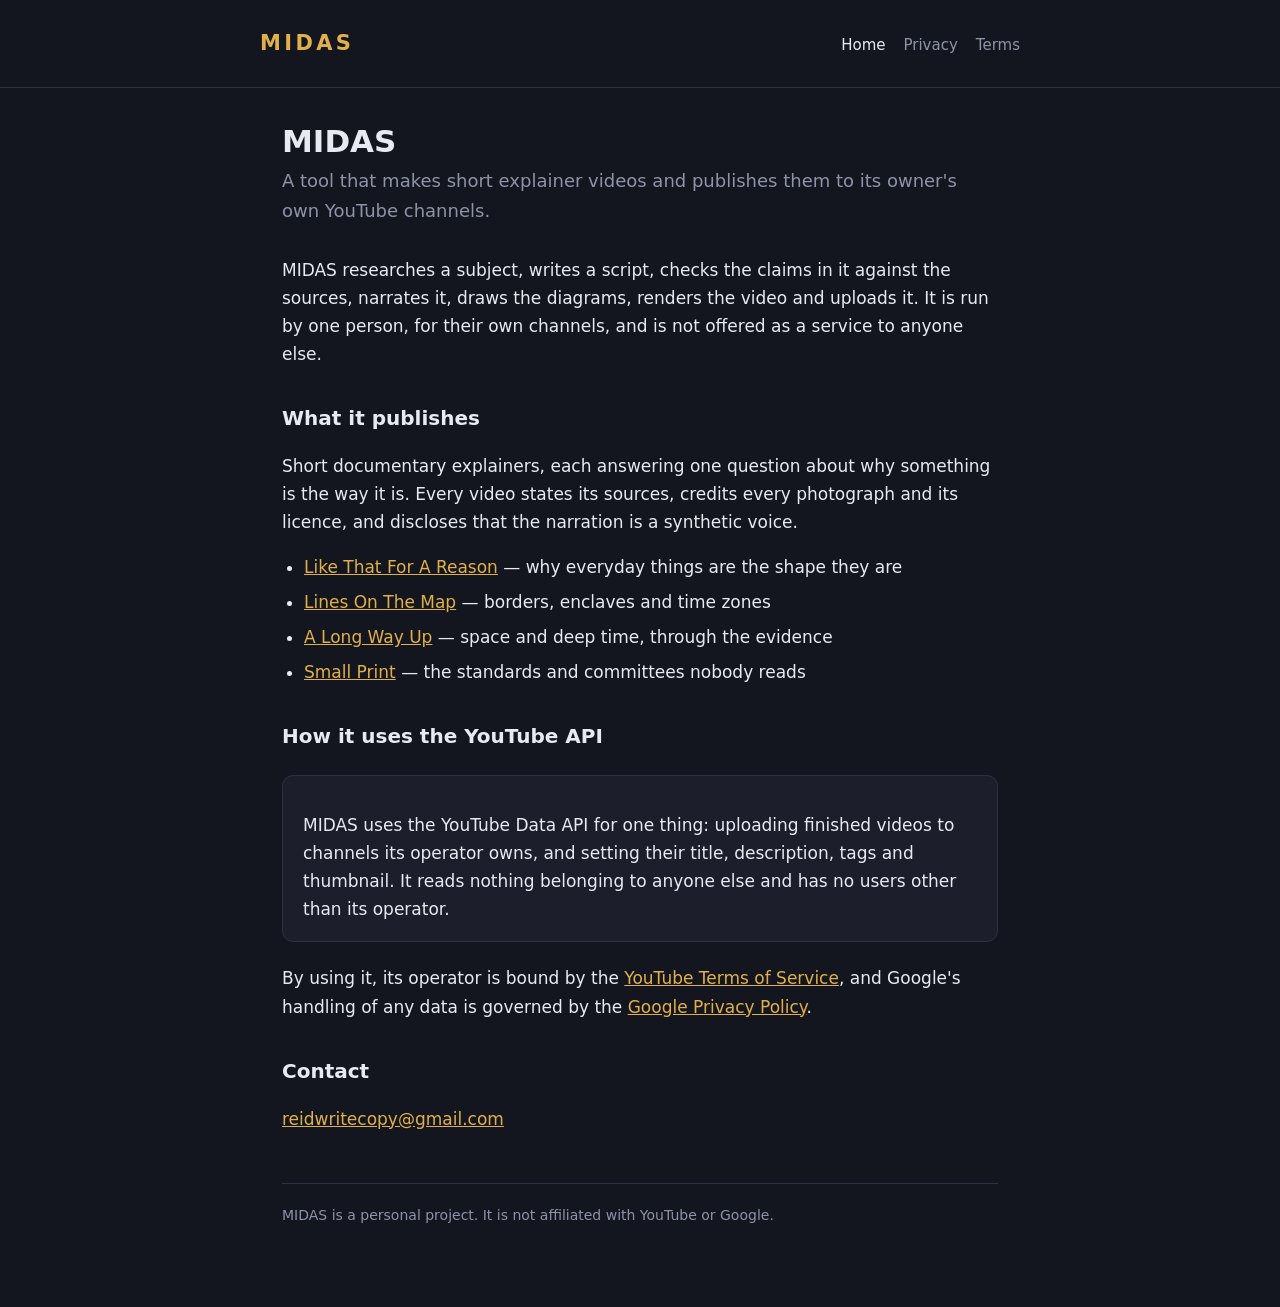
<file: index.html>
<!doctype html>
<html lang="en-GB"><head>
<meta charset="utf-8"><meta name="viewport" content="width=device-width,initial-scale=1">
<title>MIDAS</title>
<meta name="description" content="MIDAS makes and publishes short explainer videos for a small group of YouTube channels.">
<link rel="stylesheet" href="style.css">
</head><body>
<header><div class="wrap"><b>MIDAS</b>
  <nav><a href="/" aria-current="page">Home</a><a href="/privacy.html">Privacy</a><a href="/terms.html">Terms</a></nav>
</div></header>
<main>
  <h1>MIDAS</h1>
  <p class="lede">A tool that makes short explainer videos and publishes them to
     its owner's own YouTube channels.</p>

  <p>MIDAS researches a subject, writes a script, checks the claims in it against
     the sources, narrates it, draws the diagrams, renders the video and uploads
     it. It is run by one person, for their own channels, and is not offered as a
     service to anyone else.</p>

  <h2>What it publishes</h2>
  <p>Short documentary explainers, each answering one question about why something
     is the way it is. Every video states its sources, credits every photograph and
     its licence, and discloses that the narration is a synthetic voice.</p>
  <ul>
    <li><a href="https://www.youtube.com/@likethatforareason">Like That For A Reason</a> — why everyday things are the shape they are</li>
    <li><a href="https://www.youtube.com/@maplines.explained">Lines On The Map</a> — borders, enclaves and time zones</li>
    <li><a href="https://www.youtube.com/@alongwayup">A Long Way Up</a> — space and deep time, through the evidence</li>
    <li><a href="https://www.youtube.com/@small.print.explained">Small Print</a> — the standards and committees nobody reads</li>
  </ul>

  <h2>How it uses the YouTube API</h2>
  <div class="card">
    <p>MIDAS uses the YouTube Data API for one thing: uploading finished videos to
       channels its operator owns, and setting their title, description, tags and
       thumbnail. It reads nothing belonging to anyone else and has no users other
       than its operator.</p>
  </div>
  <p>By using it, its operator is bound by the
     <a href="https://www.youtube.com/t/terms">YouTube Terms of Service</a>, and
     Google's handling of any data is governed by the
     <a href="http://www.google.com/policies/privacy">Google Privacy Policy</a>.</p>

  <h2>Contact</h2>
  <p><a href="mailto:reidwritecopy@gmail.com">reidwritecopy@gmail.com</a></p>

  <footer>MIDAS is a personal project. It is not affiliated with YouTube or Google.</footer>
</main></body></html>
</file>
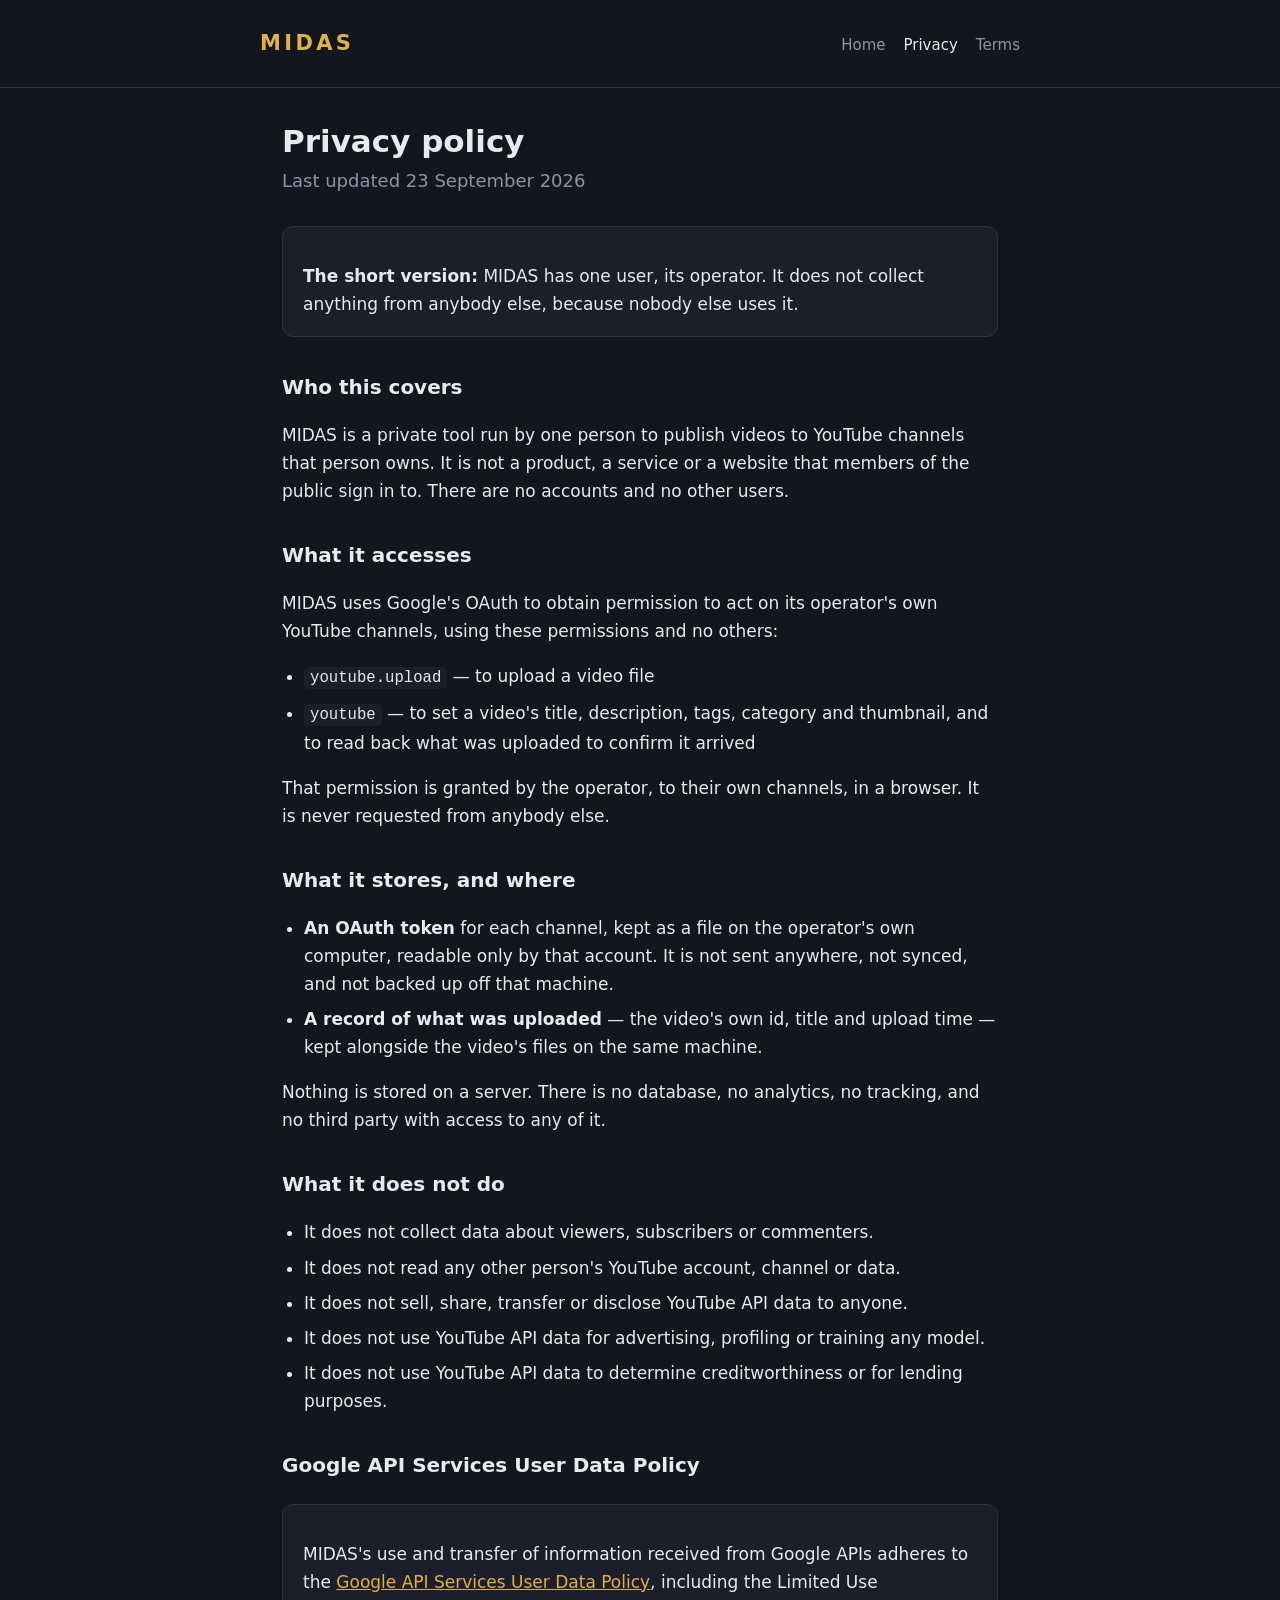
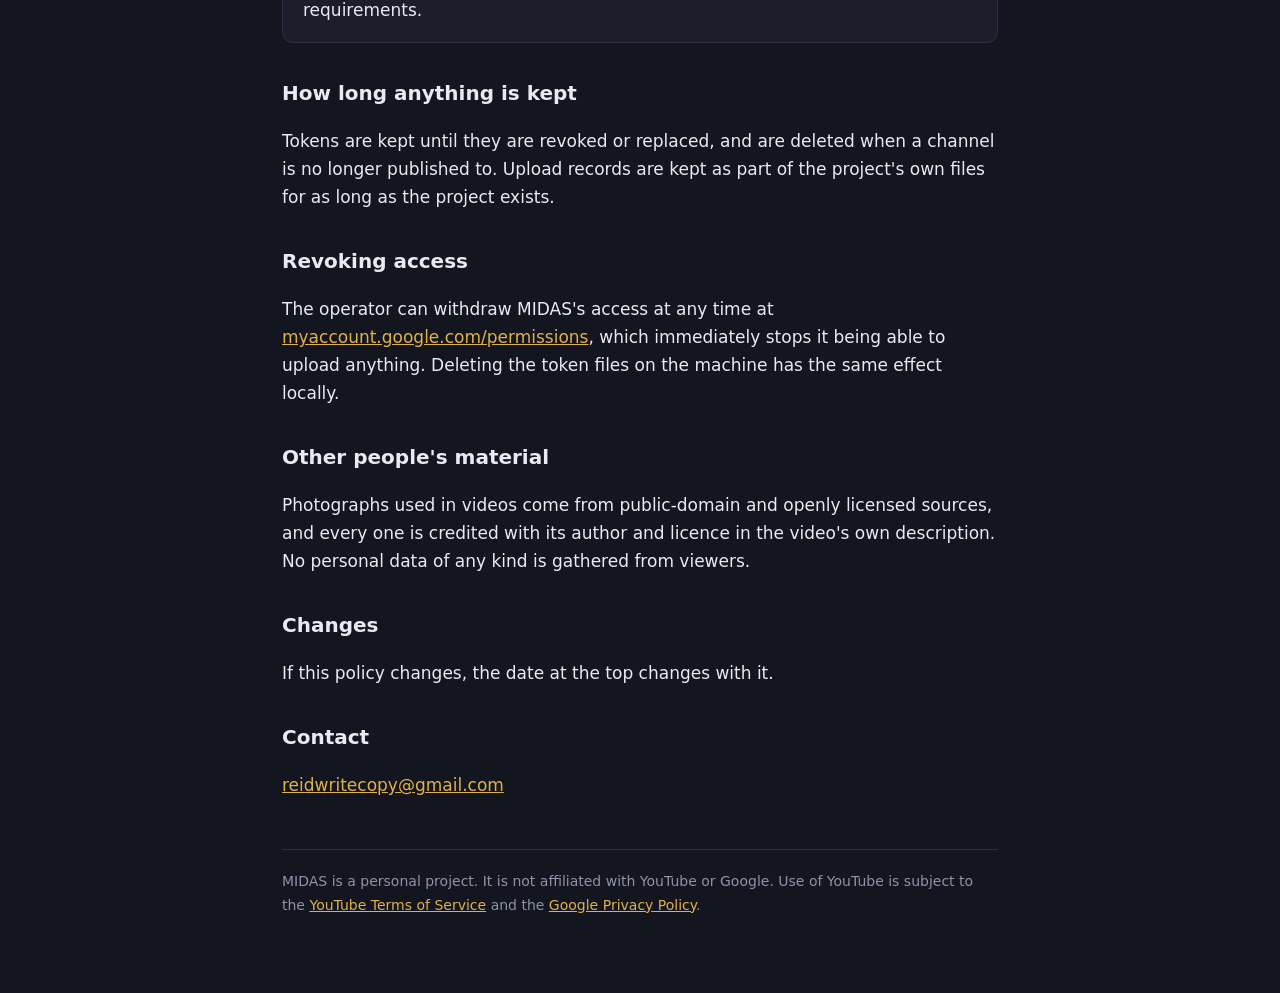
<file: privacy.html>
<!doctype html>
<html lang="en-GB"><head>
<meta charset="utf-8"><meta name="viewport" content="width=device-width,initial-scale=1">
<title>Privacy — MIDAS</title>
<link rel="stylesheet" href="style.css">
</head><body>
<header><div class="wrap"><b>MIDAS</b>
  <nav><a href="/">Home</a><a href="/privacy.html" aria-current="page">Privacy</a><a href="/terms.html">Terms</a></nav>
</div></header>
<main>
  <h1>Privacy policy</h1>
  <p class="lede">Last updated 23 September 2026</p>

  <div class="card">
    <p><strong>The short version:</strong> MIDAS has one user, its operator. It
       does not collect anything from anybody else, because nobody else uses it.</p>
  </div>

  <h2>Who this covers</h2>
  <p>MIDAS is a private tool run by one person to publish videos to YouTube
     channels that person owns. It is not a product, a service or a website that
     members of the public sign in to. There are no accounts and no other users.</p>

  <h2>What it accesses</h2>
  <p>MIDAS uses Google's OAuth to obtain permission to act on its operator's own
     YouTube channels, using these permissions and no others:</p>
  <ul>
    <li><code>youtube.upload</code> — to upload a video file</li>
    <li><code>youtube</code> — to set a video's title, description, tags, category
        and thumbnail, and to read back what was uploaded to confirm it arrived</li>
  </ul>
  <p>That permission is granted by the operator, to their own channels, in a
     browser. It is never requested from anybody else.</p>

  <h2>What it stores, and where</h2>
  <ul>
    <li><strong>An OAuth token</strong> for each channel, kept as a file on the
        operator's own computer, readable only by that account. It is not sent
        anywhere, not synced, and not backed up off that machine.</li>
    <li><strong>A record of what was uploaded</strong> — the video's own id, title
        and upload time — kept alongside the video's files on the same machine.</li>
  </ul>
  <p>Nothing is stored on a server. There is no database, no analytics, no
     tracking, and no third party with access to any of it.</p>

  <h2>What it does not do</h2>
  <ul>
    <li>It does not collect data about viewers, subscribers or commenters.</li>
    <li>It does not read any other person's YouTube account, channel or data.</li>
    <li>It does not sell, share, transfer or disclose YouTube API data to anyone.</li>
    <li>It does not use YouTube API data for advertising, profiling or training
        any model.</li>
    <li>It does not use YouTube API data to determine creditworthiness or for
        lending purposes.</li>
  </ul>

  <h2>Google API Services User Data Policy</h2>
  <div class="card">
    <p>MIDAS's use and transfer of information received from Google APIs adheres to
       the <a href="https://developers.google.com/terms/api-services-user-data-policy">Google
       API Services User Data Policy</a>, including the Limited Use requirements.</p>
  </div>

  <h2>How long anything is kept</h2>
  <p>Tokens are kept until they are revoked or replaced, and are deleted when a
     channel is no longer published to. Upload records are kept as part of the
     project's own files for as long as the project exists.</p>

  <h2>Revoking access</h2>
  <p>The operator can withdraw MIDAS's access at any time at
     <a href="https://myaccount.google.com/permissions">myaccount.google.com/permissions</a>,
     which immediately stops it being able to upload anything. Deleting the token
     files on the machine has the same effect locally.</p>

  <h2>Other people's material</h2>
  <p>Photographs used in videos come from public-domain and openly licensed
     sources, and every one is credited with its author and licence in the video's
     own description. No personal data of any kind is gathered from viewers.</p>

  <h2>Changes</h2>
  <p>If this policy changes, the date at the top changes with it.</p>

  <h2>Contact</h2>
  <p><a href="mailto:reidwritecopy@gmail.com">reidwritecopy@gmail.com</a></p>

  <footer>MIDAS is a personal project. It is not affiliated with YouTube or Google.
    Use of YouTube is subject to the <a href="https://www.youtube.com/t/terms">YouTube
    Terms of Service</a> and the <a href="http://www.google.com/policies/privacy">Google
    Privacy Policy</a>.</footer>
</main></body></html>
</file>
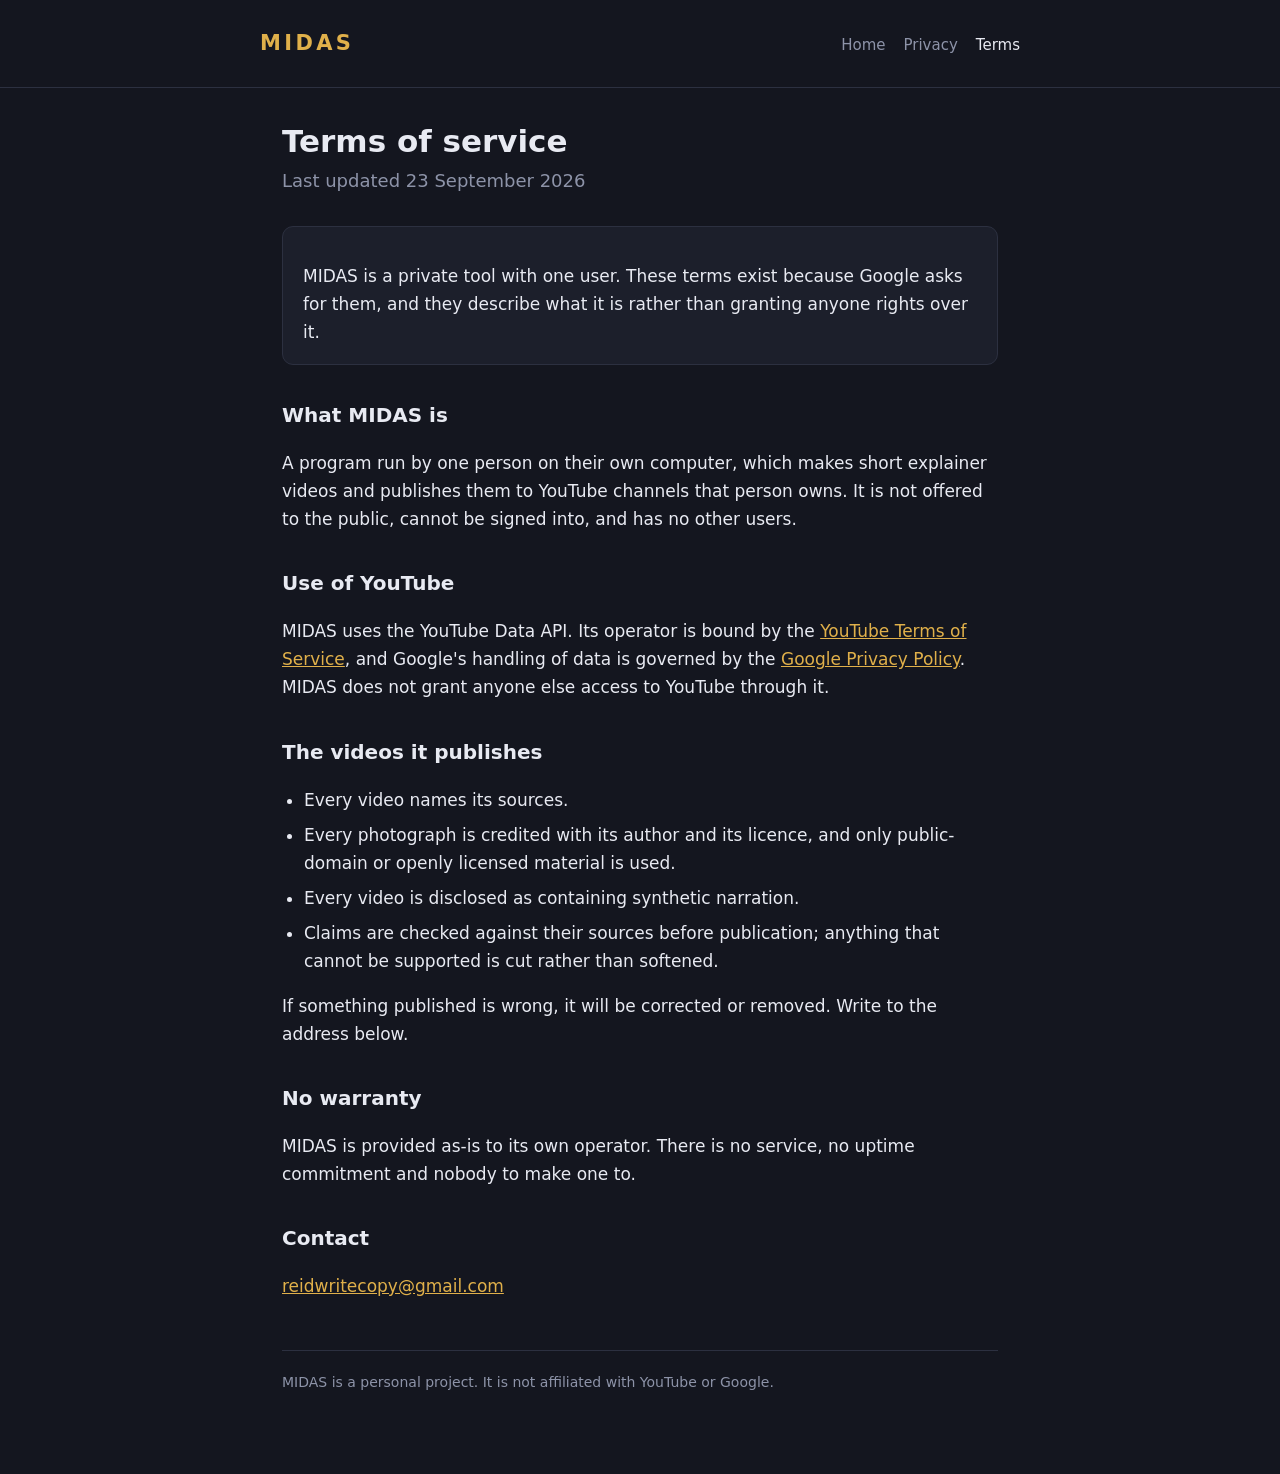
<file: terms.html>
<!doctype html>
<html lang="en-GB"><head>
<meta charset="utf-8"><meta name="viewport" content="width=device-width,initial-scale=1">
<title>Terms — MIDAS</title>
<link rel="stylesheet" href="style.css">
</head><body>
<header><div class="wrap"><b>MIDAS</b>
  <nav><a href="/">Home</a><a href="/privacy.html">Privacy</a><a href="/terms.html" aria-current="page">Terms</a></nav>
</div></header>
<main>
  <h1>Terms of service</h1>
  <p class="lede">Last updated 23 September 2026</p>

  <div class="card">
    <p>MIDAS is a private tool with one user. These terms exist because Google asks
       for them, and they describe what it is rather than granting anyone rights
       over it.</p>
  </div>

  <h2>What MIDAS is</h2>
  <p>A program run by one person on their own computer, which makes short
     explainer videos and publishes them to YouTube channels that person owns. It
     is not offered to the public, cannot be signed into, and has no other users.</p>

  <h2>Use of YouTube</h2>
  <p>MIDAS uses the YouTube Data API. Its operator is bound by the
     <a href="https://www.youtube.com/t/terms">YouTube Terms of Service</a>, and
     Google's handling of data is governed by the
     <a href="http://www.google.com/policies/privacy">Google Privacy Policy</a>.
     MIDAS does not grant anyone else access to YouTube through it.</p>

  <h2>The videos it publishes</h2>
  <ul>
    <li>Every video names its sources.</li>
    <li>Every photograph is credited with its author and its licence, and only
        public-domain or openly licensed material is used.</li>
    <li>Every video is disclosed as containing synthetic narration.</li>
    <li>Claims are checked against their sources before publication; anything that
        cannot be supported is cut rather than softened.</li>
  </ul>
  <p>If something published is wrong, it will be corrected or removed. Write to the
     address below.</p>

  <h2>No warranty</h2>
  <p>MIDAS is provided as-is to its own operator. There is no service, no uptime
     commitment and nobody to make one to.</p>

  <h2>Contact</h2>
  <p><a href="mailto:reidwritecopy@gmail.com">reidwritecopy@gmail.com</a></p>

  <footer>MIDAS is a personal project. It is not affiliated with YouTube or Google.</footer>
</main></body></html>
</file>
<file: style.css>
/* MIDAS's own palette, the same one the studio and the videos use:
   deep slate paper, gold accent, plenty of room. Kept in one file so the
   three pages cannot drift apart. */
:root{
  --paper:#14161f; --panel:#1c1f2b; --line:#2c3040;
  --ink:#e8eaf2; --dim:#8d93a8; --gold:#e0b04a;
}
*{box-sizing:border-box}
body{
  margin:0; background:var(--paper); color:var(--ink);
  font:17px/1.65 ui-sans-serif,system-ui,-apple-system,"Segoe UI",Roboto,sans-serif;
}
header{border-bottom:1px solid var(--line);padding:26px 22px}
header .wrap{max-width:760px;margin:0 auto;display:flex;align-items:baseline;gap:18px;flex-wrap:wrap}
header b{font-size:21px;letter-spacing:.16em;color:var(--gold)}
header nav{margin-left:auto;display:flex;gap:18px}
header nav a{color:var(--dim);text-decoration:none;font-size:15px}
header nav a:hover,header nav a[aria-current]{color:var(--ink)}
main{max-width:760px;margin:0 auto;padding:34px 22px 80px}
h1{font-size:31px;line-height:1.25;margin:0 0 6px}
.lede{color:var(--dim);font-size:18px;margin:0 0 30px}
h2{font-size:20px;margin:34px 0 10px}
p,li{color:var(--ink)}
a{color:var(--gold)}
ul{padding-left:22px}
li{margin:7px 0}
.card{background:var(--panel);border:1px solid var(--line);border-radius:11px;padding:18px 20px;margin:22px 0}
.card p:last-child{margin-bottom:0}
footer{border-top:1px solid var(--line);margin-top:50px;padding-top:20px;color:var(--dim);font-size:14px}
code{background:var(--panel);padding:2px 6px;border-radius:5px;font-size:.92em}
</file>
